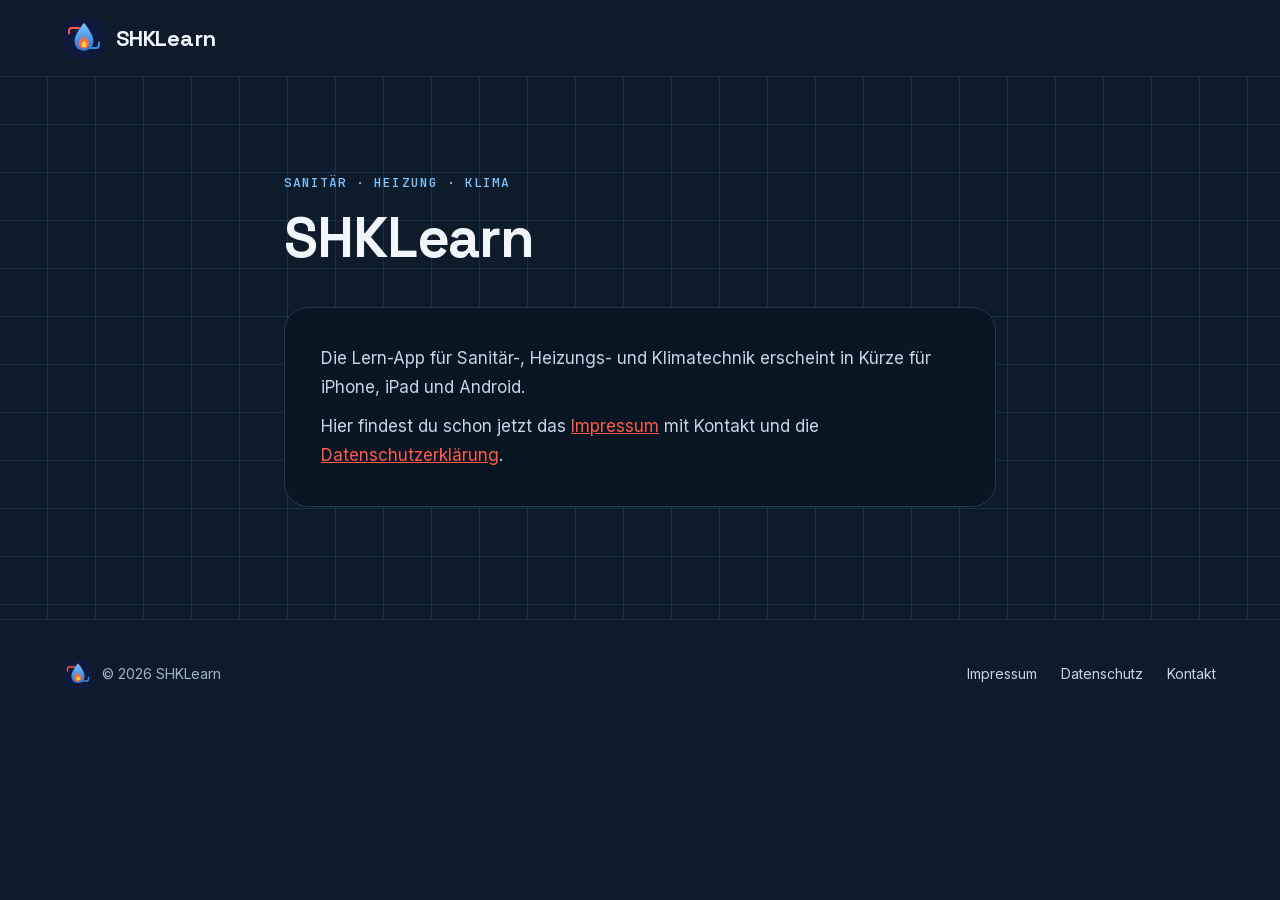
<file: index.html>
<!doctype html>
<html lang="de">
<head>
<meta charset="utf-8">
<meta http-equiv="Content-Security-Policy" content="default-src 'self'; script-src 'self'; style-src 'self' 'unsafe-inline'; img-src 'self' data:; font-src 'self'; connect-src 'self'; object-src 'none'; base-uri 'self'; form-action 'none'">
<meta name="referrer" content="strict-origin-when-cross-origin">
<meta name="viewport" content="width=device-width, initial-scale=1">
<title>SHKLearn – Heizung, Sanitär und Klima lernen</title>
<meta name="robots" content="noindex">
<meta name="theme-color" content="#0D1B2A">
<link rel="icon" type="image/svg+xml" href="favicon.svg">
<link rel="apple-touch-icon" href="apple-touch-icon.png">
<link rel="stylesheet" href="style.css">
</head>
<body>

<header class="border-b">
<nav class="container nav" aria-label="Hauptnavigation">
<a class="brand" href="index.html"><svg class="logo" viewBox="0 0 40 40" aria-hidden="true"><defs><linearGradient id="logo-g1" x1="0" y1="0" x2="0" y2="1"><stop offset="0" stop-color="#7CC4FF"/><stop offset="1" stop-color="#2A6FD6"/></linearGradient></defs><rect width="40" height="40" rx="10" fill="#0F193C"/><path d="M5 15.5V13a3 3 0 0 1 3-3h7" fill="none" stroke="#FF5A47" stroke-width="2" stroke-linecap="round"/><path d="M35 24.5V27a3 3 0 0 1-3 3h-7" fill="none" stroke="#2F8FE6" stroke-width="2" stroke-linecap="round"/><path d="M20 5C20 5 10.5 15.5 10.5 23.5a9.5 9.5 0 0 0 19 0C29.5 15.5 20 5 20 5Z" fill="url(#logo-g1)"/><path d="M20 16.5c-.6 3-5 5-5 9.3a5 5 0 0 0 10 0c0-2.7-1.4-4.6-2.8-6c-.3 1.4-.9 2.2-1.8 2.7c.3-2.4.3-4.2-.4-6Z" fill="#FF6B35"/><path d="M20.2 22.6c-.5 1.4-2.5 2.4-2.5 4.2a2.5 2.5 0 0 0 5 0c0-1.7-1.3-2.9-2.5-4.2Z" fill="#FFD23F"/></svg><span>SHKLearn</span></a>
</nav>
</header>

<main class="grid-bg">
<div class="legal">
<div class="section-head">
<span class="eyebrow">Sanitär · Heizung · Klima</span>
<h1>SHKLearn</h1>
</div>
<div class="legal-card">
<section>
<p>Die Lern-App für Sanitär-, Heizungs- und Klimatechnik erscheint in Kürze für iPhone, iPad und Android.</p>
<p>Hier findest du schon jetzt das <a href="impressum.html">Impressum</a> mit Kontakt und die <a href="datenschutz.html">Datenschutzerklärung</a>.</p>
</section>
</div>
</div>
</main>

<footer class="footer">
<div class="container footer-inner">
<div class="footer-brand"><svg class="logo" viewBox="0 0 40 40" aria-hidden="true"><defs><linearGradient id="logo-g2" x1="0" y1="0" x2="0" y2="1"><stop offset="0" stop-color="#7CC4FF"/><stop offset="1" stop-color="#2A6FD6"/></linearGradient></defs><rect width="40" height="40" rx="10" fill="#0F193C"/><path d="M5 15.5V13a3 3 0 0 1 3-3h7" fill="none" stroke="#FF5A47" stroke-width="2" stroke-linecap="round"/><path d="M35 24.5V27a3 3 0 0 1-3 3h-7" fill="none" stroke="#2F8FE6" stroke-width="2" stroke-linecap="round"/><path d="M20 5C20 5 10.5 15.5 10.5 23.5a9.5 9.5 0 0 0 19 0C29.5 15.5 20 5 20 5Z" fill="url(#logo-g2)"/><path d="M20 16.5c-.6 3-5 5-5 9.3a5 5 0 0 0 10 0c0-2.7-1.4-4.6-2.8-6c-.3 1.4-.9 2.2-1.8 2.7c.3-2.4.3-4.2-.4-6Z" fill="#FF6B35"/><path d="M20.2 22.6c-.5 1.4-2.5 2.4-2.5 4.2a2.5 2.5 0 0 0 5 0c0-1.7-1.3-2.9-2.5-4.2Z" fill="#FFD23F"/></svg><span>© 2026 SHKLearn</span></div>
<div class="footer-links">
<a class="nav-link" href="impressum.html">Impressum</a>
<a class="nav-link" href="datenschutz.html">Datenschutz</a>
<a class="nav-link" href="impressum.html#kontakt">Kontakt</a>
</div>
</div>
</footer>

</body>
</html>
</file>
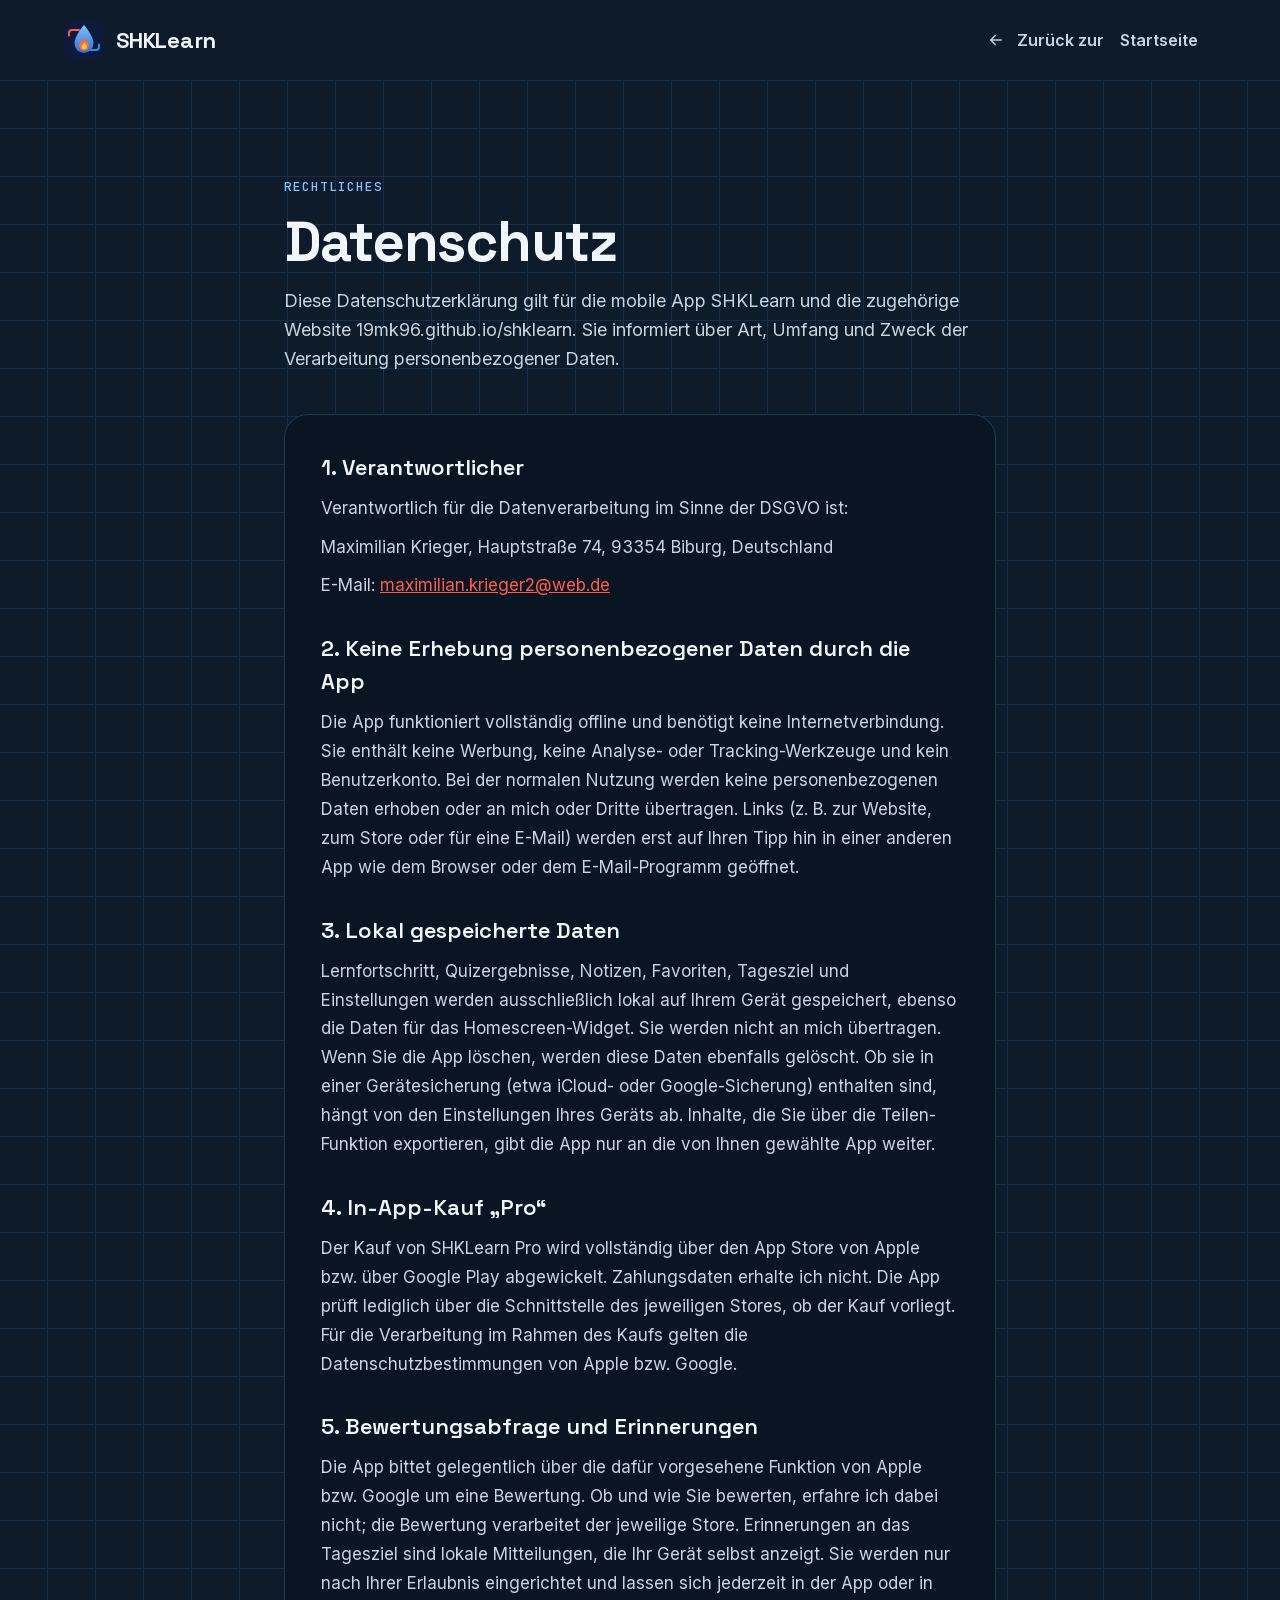
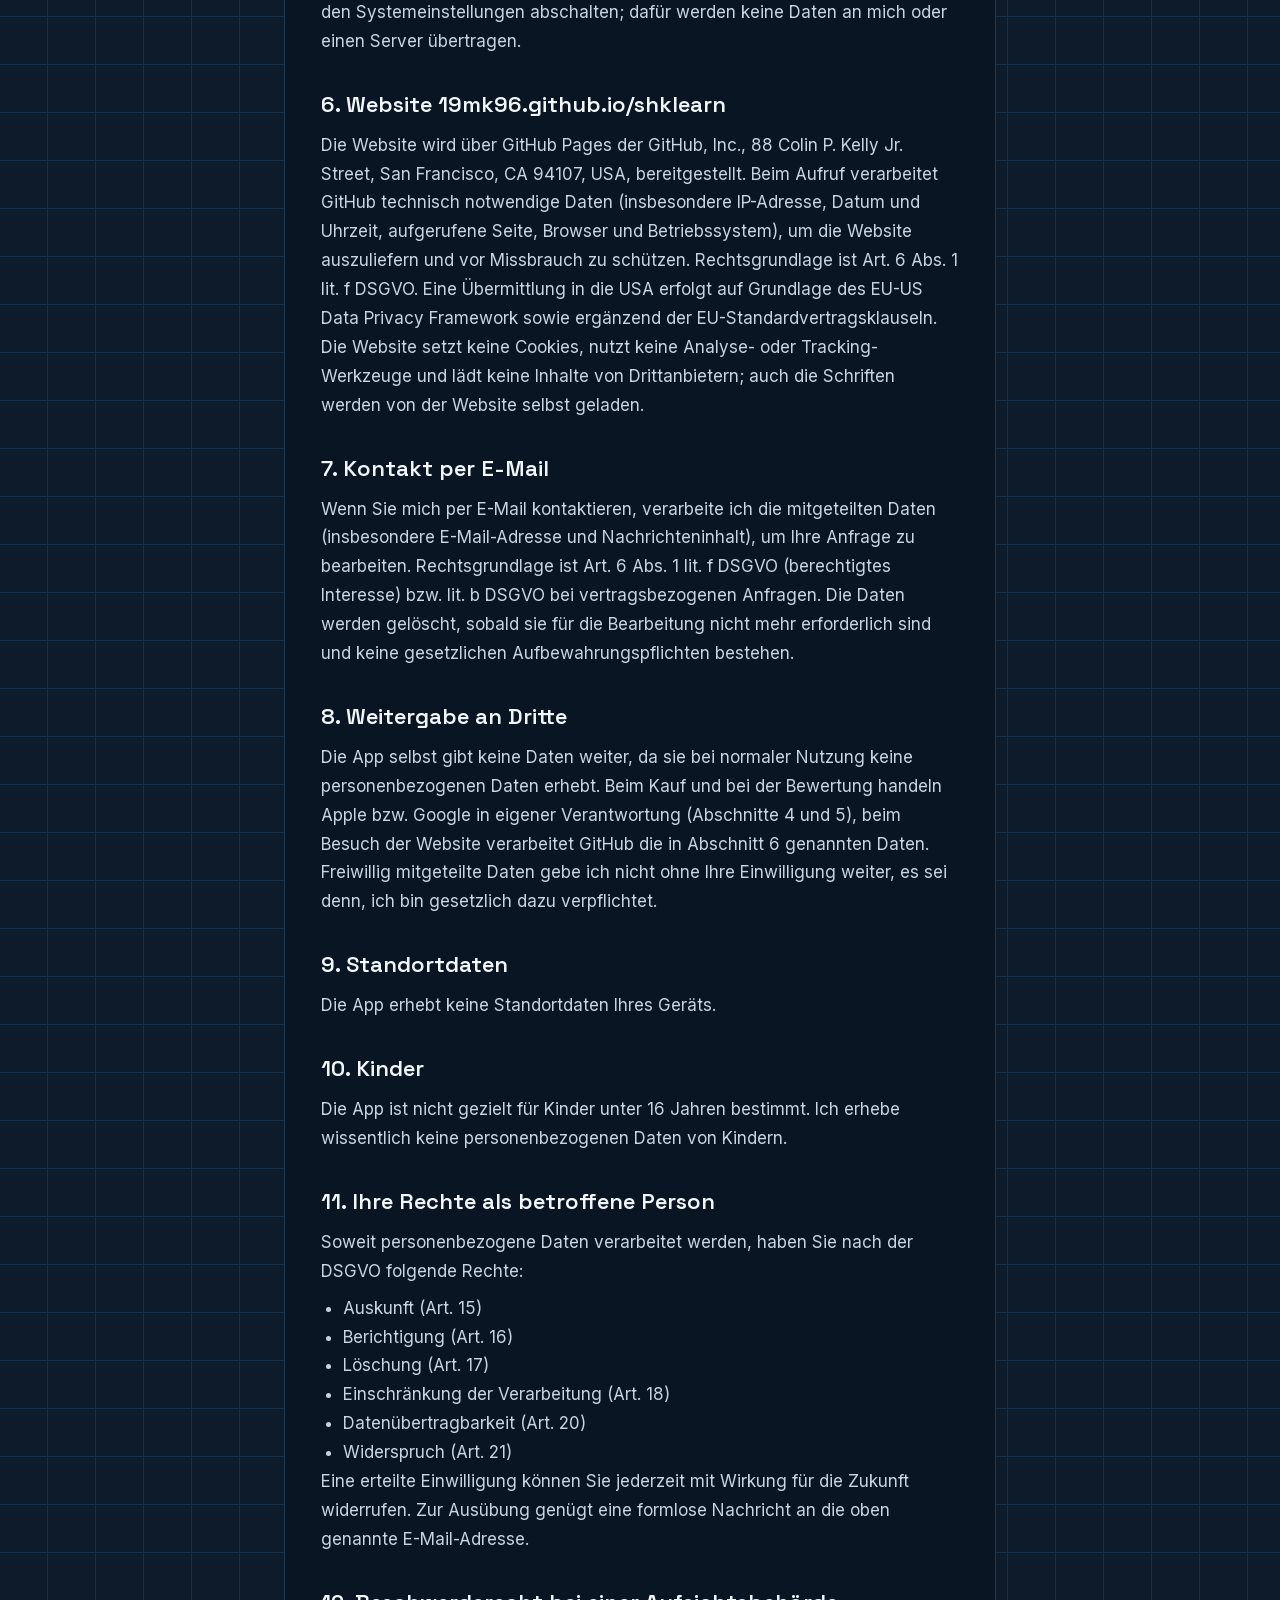
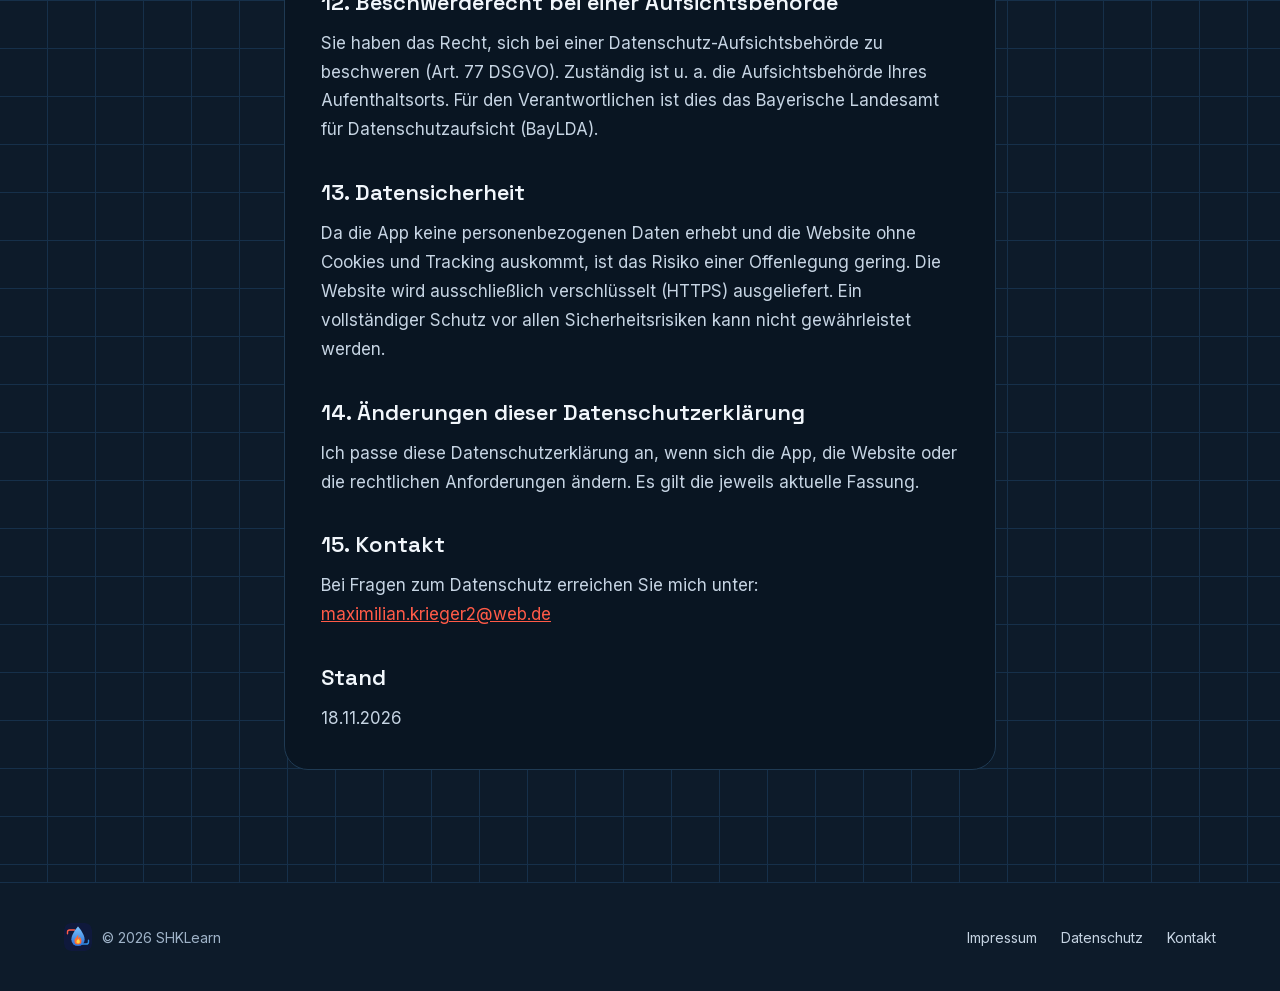
<file: datenschutz.html>
<!doctype html>
<html lang="de">
<head>
<meta charset="utf-8">
<meta http-equiv="Content-Security-Policy" content="default-src 'self'; script-src 'self'; style-src 'self' 'unsafe-inline'; img-src 'self' data:; font-src 'self'; connect-src 'self'; object-src 'none'; base-uri 'self'; form-action 'none'">
<meta name="referrer" content="strict-origin-when-cross-origin">
<meta name="viewport" content="width=device-width, initial-scale=1">
<title>Datenschutz – SHKLearn</title>
<meta name="robots" content="noindex">
<meta name="theme-color" content="#0D1B2A">
<link rel="icon" type="image/svg+xml" href="favicon.svg">
<link rel="apple-touch-icon" href="apple-touch-icon.png">
<link rel="stylesheet" href="style.css">
</head>
<body>

<header class="border-b">
<nav class="container nav" aria-label="Hauptnavigation">
<a class="brand" href="index.html"><svg class="logo" viewBox="0 0 40 40" aria-hidden="true"><defs><linearGradient id="logo-g1" x1="0" y1="0" x2="0" y2="1"><stop offset="0" stop-color="#7CC4FF"/><stop offset="1" stop-color="#2A6FD6"/></linearGradient></defs><rect width="40" height="40" rx="10" fill="#0F193C"/><path d="M5 15.5V13a3 3 0 0 1 3-3h7" fill="none" stroke="#FF5A47" stroke-width="2" stroke-linecap="round"/><path d="M35 24.5V27a3 3 0 0 1-3 3h-7" fill="none" stroke="#2F8FE6" stroke-width="2" stroke-linecap="round"/><path d="M20 5C20 5 10.5 15.5 10.5 23.5a9.5 9.5 0 0 0 19 0C29.5 15.5 20 5 20 5Z" fill="url(#logo-g1)"/><path d="M20 16.5c-.6 3-5 5-5 9.3a5 5 0 0 0 10 0c0-2.7-1.4-4.6-2.8-6c-.3 1.4-.9 2.2-1.8 2.7c.3-2.4.3-4.2-.4-6Z" fill="#FF6B35"/><path d="M20.2 22.6c-.5 1.4-2.5 2.4-2.5 4.2a2.5 2.5 0 0 0 5 0c0-1.7-1.3-2.9-2.5-4.2Z" fill="#FFD23F"/></svg><span>SHKLearn</span></a>
<a class="nav-link btn" href="index.html">
<svg width="18" height="18" viewBox="0 0 24 24" fill="none" stroke="currentColor" stroke-width="2" stroke-linecap="round" stroke-linejoin="round" aria-hidden="true"><path d="M19 12H5"/><path d="m11 18-6-6 6-6"/></svg><span class="nur-breit">Zurück zur&nbsp;</span>Startseite</a>
</nav>
</header>

<main class="grid-bg">
<div class="legal">
<div class="section-head">
<span class="eyebrow">Rechtliches</span>
<h1>Datenschutz</h1>
<p class="lead">Diese Datenschutzerklärung gilt für die mobile App SHKLearn und die zugehörige Website 19mk96.github.io/shklearn. Sie informiert über Art, Umfang und Zweck der Verarbeitung personenbezogener Daten.</p>
</div>
<div class="legal-card">
<section>
<h2>1. Verantwortlicher</h2>
<p>Verantwortlich für die Datenverarbeitung im Sinne der DSGVO ist:</p><p>Maximilian Krieger, Hauptstraße 74, 93354 Biburg, Deutschland</p><p>E-Mail: <a href="mailto:maximilian.krieger2@web.de">maximilian.krieger2@web.de</a></p>
</section>
<section>
<h2>2. Keine Erhebung personenbezogener Daten durch die App</h2>
<p>Die App funktioniert vollständig offline und benötigt keine Internetverbindung. Sie enthält keine Werbung, keine Analyse- oder Tracking-Werkzeuge und kein Benutzerkonto. Bei der normalen Nutzung werden keine personenbezogenen Daten erhoben oder an mich oder Dritte übertragen. Links (z. B. zur Website, zum Store oder für eine E-Mail) werden erst auf Ihren Tipp hin in einer anderen App wie dem Browser oder dem E-Mail-Programm geöffnet.</p>
</section>
<section>
<h2>3. Lokal gespeicherte Daten</h2>
<p>Lernfortschritt, Quizergebnisse, Notizen, Favoriten, Tagesziel und Einstellungen werden ausschließlich lokal auf Ihrem Gerät gespeichert, ebenso die Daten für das Homescreen-Widget. Sie werden nicht an mich übertragen. Wenn Sie die App löschen, werden diese Daten ebenfalls gelöscht. Ob sie in einer Gerätesicherung (etwa iCloud- oder Google-Sicherung) enthalten sind, hängt von den Einstellungen Ihres Geräts ab. Inhalte, die Sie über die Teilen-Funktion exportieren, gibt die App nur an die von Ihnen gewählte App weiter.</p>
</section>
<section>
<h2>4. In-App-Kauf „Pro“</h2>
<p>Der Kauf von SHKLearn Pro wird vollständig über den App Store von Apple bzw. über Google Play abgewickelt. Zahlungsdaten erhalte ich nicht. Die App prüft lediglich über die Schnittstelle des jeweiligen Stores, ob der Kauf vorliegt. Für die Verarbeitung im Rahmen des Kaufs gelten die Datenschutzbestimmungen von Apple bzw. Google.</p>
</section>
<section>
<h2>5. Bewertungsabfrage und Erinnerungen</h2>
<p>Die App bittet gelegentlich über die dafür vorgesehene Funktion von Apple bzw. Google um eine Bewertung. Ob und wie Sie bewerten, erfahre ich dabei nicht; die Bewertung verarbeitet der jeweilige Store. Erinnerungen an das Tagesziel sind lokale Mitteilungen, die Ihr Gerät selbst anzeigt. Sie werden nur nach Ihrer Erlaubnis eingerichtet und lassen sich jederzeit in der App oder in den Systemeinstellungen abschalten; dafür werden keine Daten an mich oder einen Server übertragen.</p>
</section>
<section>
<h2>6. Website 19mk96.github.io/shklearn</h2>
<p>Die Website wird über GitHub Pages der GitHub, Inc., 88 Colin P. Kelly Jr. Street, San Francisco, CA 94107, USA, bereitgestellt. Beim Aufruf verarbeitet GitHub technisch notwendige Daten (insbesondere IP-Adresse, Datum und Uhrzeit, aufgerufene Seite, Browser und Betriebssystem), um die Website auszuliefern und vor Missbrauch zu schützen. Rechtsgrundlage ist Art. 6 Abs. 1 lit. f DSGVO. Eine Übermittlung in die USA erfolgt auf Grundlage des EU-US Data Privacy Framework sowie ergänzend der EU-Standardvertragsklauseln. Die Website setzt keine Cookies, nutzt keine Analyse- oder Tracking-Werkzeuge und lädt keine Inhalte von Drittanbietern; auch die Schriften werden von der Website selbst geladen.</p>
</section>
<section>
<h2>7. Kontakt per E-Mail</h2>
<p>Wenn Sie mich per E-Mail kontaktieren, verarbeite ich die mitgeteilten Daten (insbesondere E-Mail-Adresse und Nachrichteninhalt), um Ihre Anfrage zu bearbeiten. Rechtsgrundlage ist Art. 6 Abs. 1 lit. f DSGVO (berechtigtes Interesse) bzw. lit. b DSGVO bei vertragsbezogenen Anfragen. Die Daten werden gelöscht, sobald sie für die Bearbeitung nicht mehr erforderlich sind und keine gesetzlichen Aufbewahrungspflichten bestehen.</p>
</section>
<section>
<h2>8. Weitergabe an Dritte</h2>
<p>Die App selbst gibt keine Daten weiter, da sie bei normaler Nutzung keine personenbezogenen Daten erhebt. Beim Kauf und bei der Bewertung handeln Apple bzw. Google in eigener Verantwortung (Abschnitte 4 und 5), beim Besuch der Website verarbeitet GitHub die in Abschnitt 6 genannten Daten. Freiwillig mitgeteilte Daten gebe ich nicht ohne Ihre Einwilligung weiter, es sei denn, ich bin gesetzlich dazu verpflichtet.</p>
</section>
<section>
<h2>9. Standortdaten</h2>
<p>Die App erhebt keine Standortdaten Ihres Geräts.</p>
</section>
<section>
<h2>10. Kinder</h2>
<p>Die App ist nicht gezielt für Kinder unter 16 Jahren bestimmt. Ich erhebe wissentlich keine personenbezogenen Daten von Kindern.</p>
</section>
<section>
<h2>11. Ihre Rechte als betroffene Person</h2>
<p>Soweit personenbezogene Daten verarbeitet werden, haben Sie nach der DSGVO folgende Rechte:</p><ul><li>Auskunft (Art. 15)</li><li>Berichtigung (Art. 16)</li><li>Löschung (Art. 17)</li><li>Einschränkung der Verarbeitung (Art. 18)</li><li>Datenübertragbarkeit (Art. 20)</li><li>Widerspruch (Art. 21)</li></ul><p>Eine erteilte Einwilligung können Sie jederzeit mit Wirkung für die Zukunft widerrufen. Zur Ausübung genügt eine formlose Nachricht an die oben genannte E-Mail-Adresse.</p>
</section>
<section>
<h2>12. Beschwerderecht bei einer Aufsichtsbehörde</h2>
<p>Sie haben das Recht, sich bei einer Datenschutz-Aufsichtsbehörde zu beschweren (Art. 77 DSGVO). Zuständig ist u. a. die Aufsichtsbehörde Ihres Aufenthaltsorts. Für den Verantwortlichen ist dies das Bayerische Landesamt für Datenschutzaufsicht (BayLDA).</p>
</section>
<section>
<h2>13. Datensicherheit</h2>
<p>Da die App keine personenbezogenen Daten erhebt und die Website ohne Cookies und Tracking auskommt, ist das Risiko einer Offenlegung gering. Die Website wird ausschließlich verschlüsselt (HTTPS) ausgeliefert. Ein vollständiger Schutz vor allen Sicherheitsrisiken kann nicht gewährleistet werden.</p>
</section>
<section>
<h2>14. Änderungen dieser Datenschutzerklärung</h2>
<p>Ich passe diese Datenschutzerklärung an, wenn sich die App, die Website oder die rechtlichen Anforderungen ändern. Es gilt die jeweils aktuelle Fassung.</p>
</section>
<section>
<h2>15. Kontakt</h2>
<p>Bei Fragen zum Datenschutz erreichen Sie mich unter: <a href="mailto:maximilian.krieger2@web.de">maximilian.krieger2@web.de</a></p>
</section>
<section>
<h2>Stand</h2>
<p>18.11.2026</p>
</section>
</div>
</div>
</main>

<footer class="footer">
<div class="container footer-inner">
<div class="footer-brand"><svg class="logo" viewBox="0 0 40 40" aria-hidden="true"><defs><linearGradient id="logo-g2" x1="0" y1="0" x2="0" y2="1"><stop offset="0" stop-color="#7CC4FF"/><stop offset="1" stop-color="#2A6FD6"/></linearGradient></defs><rect width="40" height="40" rx="10" fill="#0F193C"/><path d="M5 15.5V13a3 3 0 0 1 3-3h7" fill="none" stroke="#FF5A47" stroke-width="2" stroke-linecap="round"/><path d="M35 24.5V27a3 3 0 0 1-3 3h-7" fill="none" stroke="#2F8FE6" stroke-width="2" stroke-linecap="round"/><path d="M20 5C20 5 10.5 15.5 10.5 23.5a9.5 9.5 0 0 0 19 0C29.5 15.5 20 5 20 5Z" fill="url(#logo-g2)"/><path d="M20 16.5c-.6 3-5 5-5 9.3a5 5 0 0 0 10 0c0-2.7-1.4-4.6-2.8-6c-.3 1.4-.9 2.2-1.8 2.7c.3-2.4.3-4.2-.4-6Z" fill="#FF6B35"/><path d="M20.2 22.6c-.5 1.4-2.5 2.4-2.5 4.2a2.5 2.5 0 0 0 5 0c0-1.7-1.3-2.9-2.5-4.2Z" fill="#FFD23F"/></svg><span>© 2026 SHKLearn</span></div>
<div class="footer-links">
<a class="nav-link" href="impressum.html">Impressum</a>
<a class="nav-link" href="datenschutz.html" aria-current="page">Datenschutz</a>
<a class="nav-link" href="impressum.html#kontakt">Kontakt</a>
</div>
</div>
</footer>

</body>
</html>
</file>
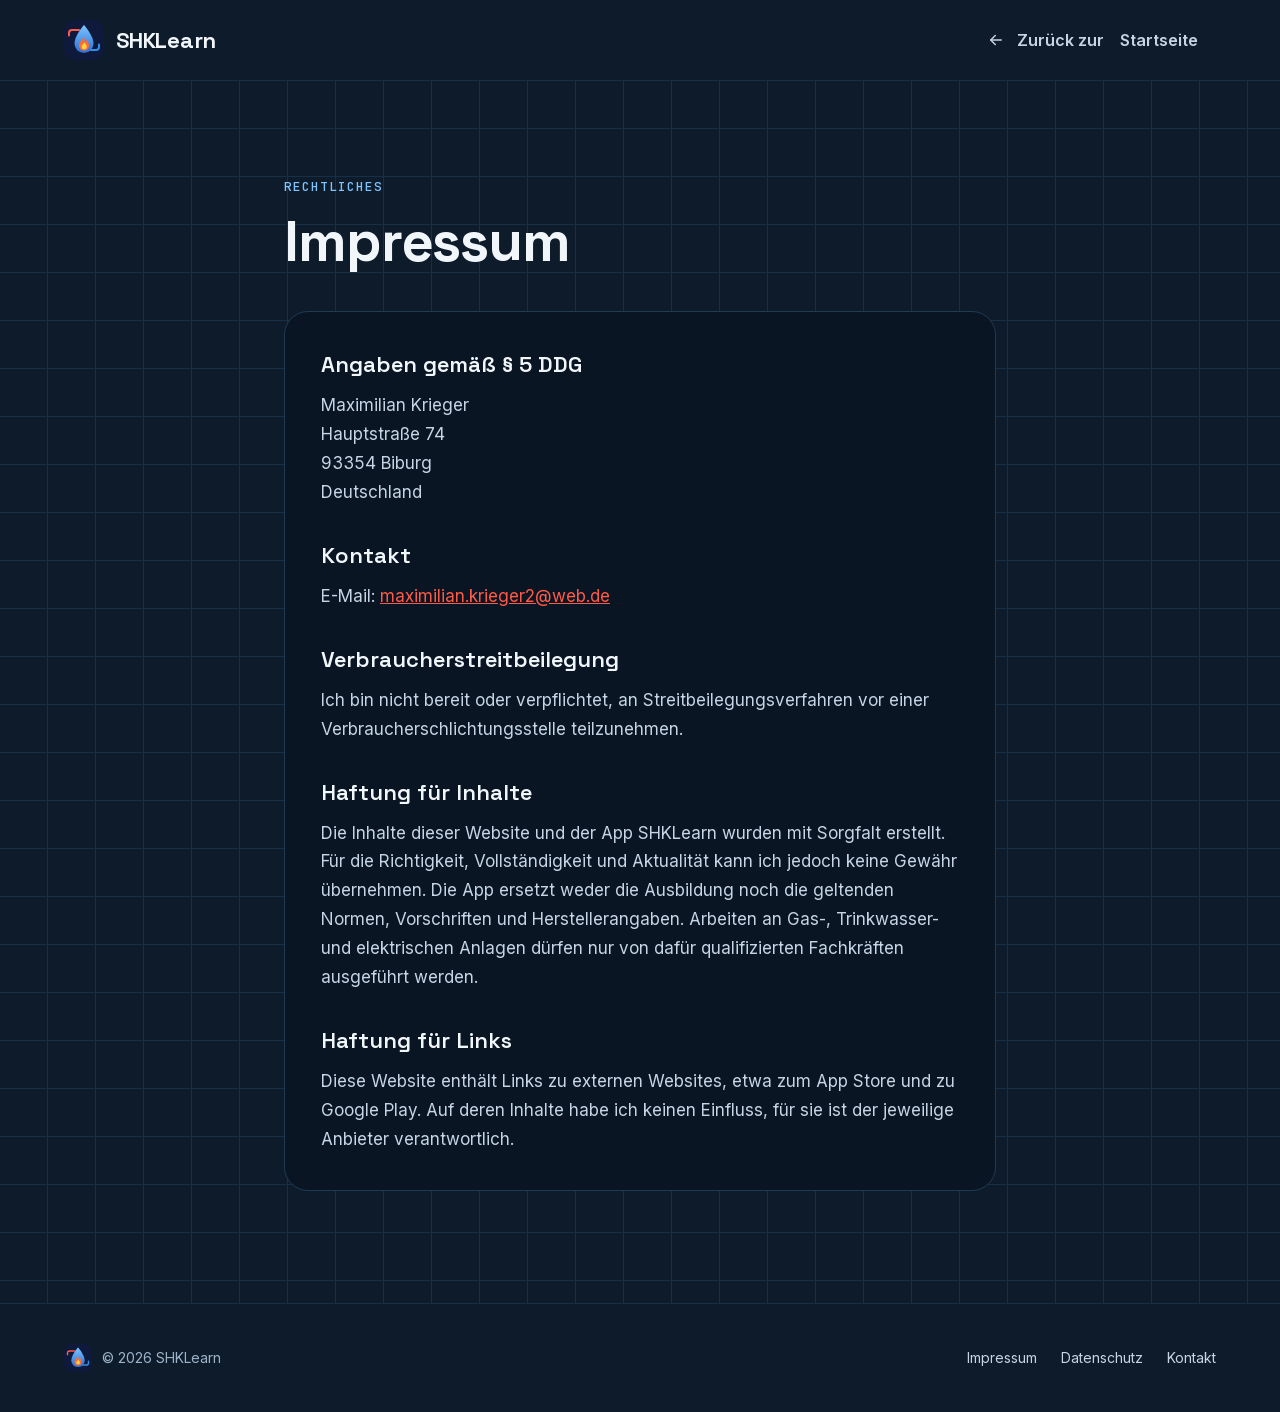
<file: impressum.html>
<!doctype html>
<html lang="de">
<head>
<meta charset="utf-8">
<meta http-equiv="Content-Security-Policy" content="default-src 'self'; script-src 'self'; style-src 'self' 'unsafe-inline'; img-src 'self' data:; font-src 'self'; connect-src 'self'; object-src 'none'; base-uri 'self'; form-action 'none'">
<meta name="referrer" content="strict-origin-when-cross-origin">
<meta name="viewport" content="width=device-width, initial-scale=1">
<title>Impressum – SHKLearn</title>
<meta name="robots" content="noindex">
<meta name="theme-color" content="#0D1B2A">
<link rel="icon" type="image/svg+xml" href="favicon.svg">
<link rel="apple-touch-icon" href="apple-touch-icon.png">
<link rel="stylesheet" href="style.css">
</head>
<body>

<header class="border-b">
<nav class="container nav" aria-label="Hauptnavigation">
<a class="brand" href="index.html"><svg class="logo" viewBox="0 0 40 40" aria-hidden="true"><defs><linearGradient id="logo-g1" x1="0" y1="0" x2="0" y2="1"><stop offset="0" stop-color="#7CC4FF"/><stop offset="1" stop-color="#2A6FD6"/></linearGradient></defs><rect width="40" height="40" rx="10" fill="#0F193C"/><path d="M5 15.5V13a3 3 0 0 1 3-3h7" fill="none" stroke="#FF5A47" stroke-width="2" stroke-linecap="round"/><path d="M35 24.5V27a3 3 0 0 1-3 3h-7" fill="none" stroke="#2F8FE6" stroke-width="2" stroke-linecap="round"/><path d="M20 5C20 5 10.5 15.5 10.5 23.5a9.5 9.5 0 0 0 19 0C29.5 15.5 20 5 20 5Z" fill="url(#logo-g1)"/><path d="M20 16.5c-.6 3-5 5-5 9.3a5 5 0 0 0 10 0c0-2.7-1.4-4.6-2.8-6c-.3 1.4-.9 2.2-1.8 2.7c.3-2.4.3-4.2-.4-6Z" fill="#FF6B35"/><path d="M20.2 22.6c-.5 1.4-2.5 2.4-2.5 4.2a2.5 2.5 0 0 0 5 0c0-1.7-1.3-2.9-2.5-4.2Z" fill="#FFD23F"/></svg><span>SHKLearn</span></a>
<a class="nav-link btn" href="index.html">
<svg width="18" height="18" viewBox="0 0 24 24" fill="none" stroke="currentColor" stroke-width="2" stroke-linecap="round" stroke-linejoin="round" aria-hidden="true"><path d="M19 12H5"/><path d="m11 18-6-6 6-6"/></svg><span class="nur-breit">Zurück zur&nbsp;</span>Startseite</a>
</nav>
</header>

<main class="grid-bg">
<div class="legal">
<div class="section-head">
<span class="eyebrow">Rechtliches</span>
<h1>Impressum</h1>
</div>
<div class="legal-card">
<section>
<h2>Angaben gemäß § 5 DDG</h2>
<p>Maximilian Krieger<br>Hauptstraße 74<br>93354 Biburg<br>Deutschland</p>
</section>
<section id="kontakt">
<h2>Kontakt</h2>
<p>E-Mail: <a href="mailto:maximilian.krieger2@web.de">maximilian.krieger2@web.de</a></p>
</section>
<section>
<h2>Verbraucherstreitbeilegung</h2>
<p>Ich bin nicht bereit oder verpflichtet, an Streitbeilegungsverfahren vor einer Verbraucherschlichtungsstelle teilzunehmen.</p>
</section>
<section>
<h2>Haftung für Inhalte</h2>
<p>Die Inhalte dieser Website und der App SHKLearn wurden mit Sorgfalt erstellt. Für die Richtigkeit, Vollständigkeit und Aktualität kann ich jedoch keine Gewähr übernehmen. Die App ersetzt weder die Ausbildung noch die geltenden Normen, Vorschriften und Herstellerangaben. Arbeiten an Gas-, Trinkwasser- und elektrischen Anlagen dürfen nur von dafür qualifizierten Fachkräften ausgeführt werden.</p>
</section>
<section>
<h2>Haftung für Links</h2>
<p>Diese Website enthält Links zu externen Websites, etwa zum App Store und zu Google Play. Auf deren Inhalte habe ich keinen Einfluss, für sie ist der jeweilige Anbieter verantwortlich.</p>
</section>
</div>
</div>
</main>

<footer class="footer">
<div class="container footer-inner">
<div class="footer-brand"><svg class="logo" viewBox="0 0 40 40" aria-hidden="true"><defs><linearGradient id="logo-g2" x1="0" y1="0" x2="0" y2="1"><stop offset="0" stop-color="#7CC4FF"/><stop offset="1" stop-color="#2A6FD6"/></linearGradient></defs><rect width="40" height="40" rx="10" fill="#0F193C"/><path d="M5 15.5V13a3 3 0 0 1 3-3h7" fill="none" stroke="#FF5A47" stroke-width="2" stroke-linecap="round"/><path d="M35 24.5V27a3 3 0 0 1-3 3h-7" fill="none" stroke="#2F8FE6" stroke-width="2" stroke-linecap="round"/><path d="M20 5C20 5 10.5 15.5 10.5 23.5a9.5 9.5 0 0 0 19 0C29.5 15.5 20 5 20 5Z" fill="url(#logo-g2)"/><path d="M20 16.5c-.6 3-5 5-5 9.3a5 5 0 0 0 10 0c0-2.7-1.4-4.6-2.8-6c-.3 1.4-.9 2.2-1.8 2.7c.3-2.4.3-4.2-.4-6Z" fill="#FF6B35"/><path d="M20.2 22.6c-.5 1.4-2.5 2.4-2.5 4.2a2.5 2.5 0 0 0 5 0c0-1.7-1.3-2.9-2.5-4.2Z" fill="#FFD23F"/></svg><span>© 2026 SHKLearn</span></div>
<div class="footer-links">
<a class="nav-link" href="impressum.html" aria-current="page">Impressum</a>
<a class="nav-link" href="datenschutz.html">Datenschutz</a>
<a class="nav-link" href="impressum.html#kontakt">Kontakt</a>
</div>
</div>
</footer>

</body>
</html>
</file>
<file: style.css>
@font-face { font-family: 'Inter'; font-style: normal; font-weight: 400 600; font-display: swap; src: url(fonts/inter.woff2) format('woff2'); }
@font-face { font-family: 'Space Grotesk'; font-style: normal; font-weight: 500 700; font-display: swap; src: url(fonts/space-grotesk.woff2) format('woff2'); }
@font-face { font-family: 'JetBrains Mono'; font-style: normal; font-weight: 500; font-display: swap; src: url(fonts/jetbrains-mono.woff2) format('woff2'); }

:root {
  --navy: #0D1B2A;
  --navy-deep: #091522;
  --surface: #13263A;
  --line: #1F3A53;
  --line-strong: #33597E;
  --grid: #16304A;
  --text: #F1F6FB;
  --muted: #C6D4E3;
  --subtle: #9FB3C8;
  --accent: #FF5A47;
  --accent-hover: #FF7D6D;
  --water: #4CB5FF;
  --warm: #FFA53D;
  --teal: #3CCFB4;
  --blue: #7FC4FF;
  --display: 'Space Grotesk', system-ui, sans-serif;
  --mono: 'JetBrains Mono', ui-monospace, monospace;
}

* { box-sizing: border-box; }
html { scroll-behavior: smooth; }
body { margin: 0; background: var(--navy); color: var(--text); font-family: Inter, system-ui, -apple-system, sans-serif; line-height: 1.5; -webkit-font-smoothing: antialiased; }
img { display: block; }
a { color: var(--accent); }
a:hover { color: var(--accent-hover); }
@media (prefers-reduced-motion: reduce) { html { scroll-behavior: auto; } }

.container { max-width: 1200px; margin: 0 auto; padding-left: 24px; padding-right: 24px; }
.grid-bg { background-image: linear-gradient(var(--grid) 1px, transparent 1px), linear-gradient(90deg, var(--grid) 1px, transparent 1px); background-size: 48px 48px; background-position: -1px -1px; }
.eyebrow { font-family: var(--mono); font-size: 13px; letter-spacing: 0.08em; text-transform: uppercase; color: var(--blue); }
.h2 { margin: 0; font-family: var(--display); font-weight: 700; font-size: clamp(34px, 5vw, 48px); line-height: 1.08; letter-spacing: -0.02em; }
.lead { margin: 0; font-size: 18px; line-height: 1.6; color: var(--muted); }
.section { padding-top: 112px; padding-bottom: 112px; }
.section-head { display: flex; flex-direction: column; gap: 16px; max-width: 720px; }
.border-b { border-bottom: 1px solid var(--grid); }

/* Navigation */
.nav { display: flex; flex-wrap: wrap; align-items: center; justify-content: space-between; gap: 16px; padding-top: 18px; padding-bottom: 18px; }
.brand { display: flex; align-items: center; gap: 12px; text-decoration: none; color: var(--text); }
.brand:hover { color: var(--text); }
.brand .logo { width: 40px; height: 40px; border-radius: 10px; flex-shrink: 0; }
.brand span { font-family: var(--display); font-weight: 700; font-size: 22px; letter-spacing: -0.01em; }
.nav-links { display: flex; flex-wrap: wrap; align-items: center; gap: 28px; font-size: 15px; }
.nav-link { color: var(--muted); text-decoration: none; }
.nav-link:hover { color: #FFFFFF; }
/* Schmale Bildschirme: nur Logo + den Store-Knopf in einer Zeile, Abschnitts-Links ausblenden */
@media (max-width: 760px) {
  .nav { flex-wrap: nowrap; padding-top: 12px; padding-bottom: 12px; }
  .nav-links { flex-wrap: nowrap; gap: 0; }
  .nav-links .nav-link { display: none; }
  .nav .btn { padding: 10px 16px; font-size: 15px; white-space: nowrap; }
  .nav .nur-breit { display: none; }
}

/* Buttons */
.btn { display: inline-flex; align-items: center; gap: 12px; min-height: 44px; padding: 10px 18px; border-radius: 12px; text-decoration: none; font-weight: 600; }
.btn-accent { background: var(--accent); color: var(--navy); }
.btn-accent:hover { background: var(--accent-hover); color: var(--navy); }
.btn-ghost { border: 1px solid var(--line-strong); color: var(--text); font-weight: 500; }
.btn-ghost:hover { border-color: var(--accent); color: var(--accent); }
.btn-lg { min-height: 56px; padding: 14px 24px; }
.btn-dark { background: var(--navy); color: #FFFFFF; font-family: var(--display); font-weight: 700; font-size: 18px; min-height: 56px; padding: 16px 28px; border-radius: 14px; }
.btn-dark:hover { background: #16283D; color: #FFFFFF; }

/* Hero */
.hero { display: flex; flex-wrap: wrap; align-items: center; gap: 64px; padding-top: 96px; padding-bottom: 104px; }
.hero-text { flex: 1 1 480px; min-width: 0; display: flex; flex-direction: column; gap: 28px; }
.hero h1 { margin: 0; font-family: var(--display); font-weight: 700; font-size: clamp(44px, 6.4vw, 68px); line-height: 1.02; letter-spacing: -0.025em; }
.hero h1 span { color: var(--accent); background: linear-gradient(90deg, var(--accent), var(--warm) 45%, var(--water)); -webkit-background-clip: text; background-clip: text; -webkit-text-fill-color: transparent; }
.hero-lead { margin: 0; font-size: 19px; line-height: 1.6; color: var(--muted); max-width: 540px; }
.hero-actions { display: flex; flex-wrap: wrap; gap: 14px; align-items: center; }
.store-label { display: flex; flex-direction: column; line-height: 1.15; }
.store-label small { font-size: 12px; font-weight: 500; }
.store-label strong { font-size: 18px; font-family: var(--display); }
.hero-note { margin: 0; font-size: 14px; color: var(--subtle); }

.phone-wrap { flex: 0 1 340px; display: flex; justify-content: center; min-width: 0; }
.phone { width: 300px; height: 610px; border-radius: 48px; background: #0A1230; border: 10px solid var(--line); box-shadow: 0 30px 80px rgba(0,0,0,0.45); padding: 26px 18px; display: flex; flex-direction: column; gap: 14px; overflow: hidden; }
.phone-title { font-family: var(--display); font-weight: 700; font-size: 26px; padding-top: 8px; }
.phone-search { background: var(--surface); border-radius: 14px; padding: 12px 14px; font-size: 13px; color: var(--subtle); display: flex; gap: 8px; align-items: center; }
.phone-progress { background: var(--surface); border-radius: 16px; padding: 14px; display: flex; flex-direction: column; gap: 10px; }
.phone-progress-head { display: flex; justify-content: space-between; font-size: 12px; color: var(--subtle); }
.phone-progress-head b { color: var(--accent); }
.bar { height: 8px; border-radius: 4px; background: var(--line); }
.bar i { display: block; width: 42%; height: 8px; border-radius: 4px; background: var(--accent); }
.phone-row { display: flex; align-items: center; gap: 12px; background: var(--surface); border-radius: 14px; padding: 12px; }
.phone-row .sw { width: 34px; height: 34px; border-radius: 9px; flex-shrink: 0; }
.phone-row b { display: block; font-size: 14px; }
.phone-row small { display: block; font-size: 11px; color: var(--subtle); }

/* Zahlen */
.stats { display: grid; grid-template-columns: repeat(auto-fit, minmax(200px, 1fr)); gap: 24px; padding-top: 48px; padding-bottom: 48px; }
.stat { display: flex; flex-direction: column; gap: 6px; }
.stat-value { font-family: var(--display); font-weight: 700; font-size: 48px; color: var(--accent); letter-spacing: -0.02em; font-variant-numeric: tabular-nums; }
.stat-label { font-size: 15px; color: var(--muted); }

/* Funktionen */
.features { display: grid; grid-template-columns: repeat(auto-fit, minmax(min(320px, 100%), 1fr)); gap: 20px; margin-top: 56px; }
.feature { background: var(--surface); border: 1px solid var(--line); border-radius: 20px; padding: 32px; display: flex; flex-direction: column; gap: 16px; }
.feature:hover { border-color: var(--line-strong); }
.feature-icon { width: 52px; height: 52px; border-radius: 14px; background: var(--navy); border: 1px solid var(--line-strong); display: flex; align-items: center; justify-content: center; color: var(--accent); }
.feature h3 { margin: 0; font-family: var(--display); font-weight: 600; font-size: 24px; }
.feature p { margin: 0; font-size: 16px; line-height: 1.6; color: var(--muted); }

/* Ausprobieren */
.demo-section { border-top: 1px solid var(--grid); border-bottom: 1px solid var(--grid); }
.demo-inner { display: flex; flex-direction: column; gap: 40px; }
.chips { display: flex; flex-wrap: wrap; gap: 10px; }
.ctl { font: inherit; font-weight: 600; font-size: 15px; cursor: pointer; min-height: 44px; padding: 10px 18px; border-radius: 12px; border: 1px solid var(--line-strong); background: var(--surface); color: var(--text); transition: background .15s, border-color .15s, color .15s; }
.ctl:hover { border-color: var(--accent); }
.ctl:focus-visible { outline: 2px solid var(--accent); outline-offset: 2px; }
.ctl[aria-pressed="true"].chip { background: var(--accent); color: var(--navy); border-color: var(--accent); }
.ctl-accent { background: var(--accent); color: var(--navy); border-color: var(--accent); font-weight: 700; }
.ctl-accent:hover { background: var(--accent-hover); }
.demo-card { background: var(--navy-deep); border: 1px solid var(--line); border-radius: 24px; padding: 28px; display: flex; flex-wrap: wrap; gap: 32px; align-items: center; }
.demo-card[hidden] { display: none; }
.demo-figure { flex: 3 1 460px; min-width: 0; }
.demo-figure svg { width: 100%; height: auto; display: block; font-family: var(--mono); }
.demo-panel { flex: 2 1 300px; min-width: 0; display: flex; flex-direction: column; gap: 20px; }
.demo-panel h3 { margin: 0; font-family: var(--display); font-weight: 600; font-size: 26px; }
.demo-panel p { margin: 0; font-size: 16px; line-height: 1.6; color: var(--muted); }
.slider { display: flex; flex-direction: column; gap: 6px; }
.slider label { display: flex; justify-content: space-between; font-size: 15px; color: var(--muted); }
.slider label span:last-child { font-family: var(--mono); color: var(--accent); }
input[type=range] { width: 100%; accent-color: var(--accent); height: 28px; cursor: pointer; }
.readouts { display: grid; grid-template-columns: repeat(2, minmax(0, 1fr)); gap: 12px; }
.readout { background: var(--surface); border-radius: 14px; padding: 14px 16px; display: flex; flex-direction: column; gap: 4px; }
.readout span { font-size: 13px; color: var(--subtle); }
.readout b { font-family: var(--display); font-size: 26px; }
.status { background: var(--surface); border-radius: 14px; padding: 14px 16px; display: flex; align-items: center; gap: 12px; font-weight: 600; }
.status i { width: 14px; height: 14px; border-radius: 7px; background: #2E4A66; flex-shrink: 0; transition: background .2s; }
.status.on i { background: var(--accent); }
.wire { transition: stroke .2s; }
.flow { stroke-dasharray: 6 14; animation: flow 1s linear infinite; }
@keyframes flow { to { stroke-dashoffset: -40; } }
@media (prefers-reduced-motion: reduce) { .flow { animation: none; } }
.truth { border-collapse: collapse; font-family: var(--mono); font-size: 15px; width: 100%; max-width: 280px; }
.truth caption { text-align: left; font-family: Inter, sans-serif; font-size: 13px; color: var(--subtle); padding-bottom: 8px; }
.truth th { text-align: left; padding: 6px 12px; color: var(--subtle); font-weight: 500; }
.truth td { padding: 6px 12px; color: var(--muted); }
.truth td:last-child { font-weight: 700; }
.truth tr.cur { background: var(--line); }
.truth tr.cur td { color: var(--accent); }
.quiz { flex-direction: column; align-items: stretch; gap: 22px; max-width: 760px; padding: 32px; }
.quiz-meta { display: flex; justify-content: space-between; flex-wrap: wrap; gap: 8px; font-family: var(--mono); font-size: 13px; color: var(--blue); }
.quiz h3 { margin: 0; font-family: var(--display); font-weight: 600; font-size: 26px; line-height: 1.3; }
.answers { display: grid; grid-template-columns: repeat(auto-fit, minmax(min(240px, 100%), 1fr)); gap: 10px; }
.answers .ctl { text-align: left; font-weight: 500; font-size: 16px; padding: 14px 18px; }
.answers .ctl.right { background: #1D4A35; border-color: #3BB273; }
.answers .ctl.wrong { background: #4F1F28; border-color: #E5484D; }
.feedback { display: flex; flex-direction: column; gap: 14px; background: var(--surface); border-radius: 14px; padding: 18px; }
.feedback[hidden] { display: none; }
.feedback strong { font-size: 17px; }
.feedback p { margin: 0; font-size: 15px; line-height: 1.6; color: var(--muted); }
.demo-note { margin: 0; font-size: 15px; color: var(--subtle); }

/* Themen */
.light { background: #F4F6FB; color: var(--navy); }
.light .eyebrow { color: #C2341F; }
.light .lead { color: #3B4A72; }
.topics-wrap { display: flex; flex-wrap: wrap; gap: 56px; }
.topics-head { flex: 1 1 360px; min-width: 0; display: flex; flex-direction: column; gap: 18px; }
.topics { flex: 2 1 560px; min-width: 0; list-style: none; margin: 0; padding: 0; display: flex; flex-wrap: wrap; gap: 12px; align-content: flex-start; }
.topics li { background: #FFFFFF; border: 1px solid #D5DCEC; border-radius: 999px; padding: 12px 20px; font-size: 16px; font-weight: 500; }

/* Zielgruppe */
.audiences { display: grid; grid-template-columns: repeat(auto-fit, minmax(min(260px, 100%), 1fr)); gap: 20px; margin-top: 48px; }
.audience { background: var(--navy); border: 1px solid var(--line); border-radius: 20px; padding: 28px; display: flex; flex-direction: column; gap: 10px; }
.audience span { font-family: var(--mono); font-size: 13px; color: var(--accent); }
.audience h3 { margin: 0; font-family: var(--display); font-weight: 600; font-size: 22px; }
.audience p { margin: 0; font-size: 15px; line-height: 1.6; color: var(--muted); }

/* CTA */
.cta { background: linear-gradient(120deg, var(--accent), var(--warm)); color: var(--navy); border-radius: 28px; padding: 64px 48px; display: flex; flex-wrap: wrap; align-items: center; justify-content: space-between; gap: 32px; }
.cta div { flex: 1 1 420px; min-width: 0; display: flex; flex-direction: column; gap: 12px; }
.cta p { margin: 0; font-size: 18px; line-height: 1.6; color: #2A1E1A; }
@media (max-width: 600px) { .cta { padding: 40px 24px; } .demo-card { padding: 18px; } }

/* Footer */
.footer { border-top: 1px solid var(--grid); }
.footer-inner { display: flex; flex-wrap: wrap; justify-content: space-between; align-items: center; gap: 20px; font-size: 14px; color: var(--subtle); padding-top: 40px; padding-bottom: 40px; }
.footer-brand { display: flex; align-items: center; gap: 10px; }
.footer-brand .logo { width: 28px; height: 28px; border-radius: 7px; flex-shrink: 0; }
.footer-links { display: flex; flex-wrap: wrap; gap: 24px; }

/* Impressum & Datenschutz */
.legal { max-width: 760px; margin: 0 auto; padding: 96px 24px 112px; display: flex; flex-direction: column; gap: 40px; }
.legal h1 { margin: 0; font-family: var(--display); font-weight: 700; font-size: clamp(38px, 6vw, 56px); line-height: 1.05; letter-spacing: -0.02em; }
.legal-card { background: var(--navy-deep); border: 1px solid var(--line); border-radius: 24px; padding: 36px; display: flex; flex-direction: column; gap: 32px; }
.legal-card h2 { margin: 0 0 10px; font-family: var(--display); font-weight: 600; font-size: 22px; }
.legal-card p { margin: 0; font-size: 17px; line-height: 1.7; color: var(--muted); }
@media (max-width: 600px) { .legal-card { padding: 24px; } }

/* Kacheln: benachbarte Karten nie in derselben Farbe (4er-Wechsel, Raster hat höchstens 3 Spalten) */
.features > :nth-child(4n+1), .audiences > :nth-child(4n+1) { --tone: var(--accent); }
.features > :nth-child(4n+2), .audiences > :nth-child(4n+2) { --tone: var(--water); }
.features > :nth-child(4n+3), .audiences > :nth-child(4n+3) { --tone: var(--warm); }
.features > :nth-child(4n+4), .audiences > :nth-child(4n+4) { --tone: var(--teal); }
.feature, .audience { border-top: 4px solid var(--tone, var(--line)); }
.feature-icon { color: var(--tone, var(--accent)); }
.audience span { color: var(--tone, var(--accent)); }
.feature, .audience { background: var(--surface); background: color-mix(in srgb, var(--tone, var(--surface)) 9%, var(--surface)); }

/* Themenliste als Raster mit Farbstreifen im Wechsel (höchstens 3 Spalten) */
.topics { display: grid; grid-template-columns: repeat(2, minmax(0, 1fr)); gap: 12px; counter-reset: thema; }
@media (min-width: 1100px) { .topics { grid-template-columns: repeat(3, minmax(0, 1fr)); } }
@media (max-width: 560px) { .topics { grid-template-columns: minmax(0, 1fr); } }
.topics li { border-radius: 14px; padding: 14px 18px; border-left: 6px solid var(--tone); counter-increment: thema; display: flex; gap: 12px; align-items: baseline; }
.topics li::before { content: counter(thema, decimal-leading-zero); font-family: var(--mono); font-size: 13px; color: #5A6B85; }
.topics li:nth-child(4n+1) { --tone: #E5402D; }
.topics li:nth-child(4n+2) { --tone: #1E8FE0; }
.topics li:nth-child(4n+3) { --tone: #F08A24; }
.topics li:nth-child(4n+4) { --tone: #1FA88E; }

/* Telefon-Attrappe */
.phone-row:nth-child(odd) { background: #172C44; }

/* Store-Knöpfe (noch nicht verfügbar) */
.btn-soon { border: 1px dashed var(--line-strong); color: var(--text); font-weight: 500; cursor: default; }
.btn-soon:hover { color: var(--text); border-color: var(--subtle); }
.btn-soon svg { color: var(--water); }

/* Heizkurve & Heizkreis */
.readout:first-child { border-left: 4px solid var(--accent); }
.readout:last-child { border-left: 4px solid var(--water); }
input[type=range] { accent-color: var(--accent); }
.hint { font-size: 14px !important; color: var(--subtle) !important; }
.flow-hot { stroke-dasharray: 8 12; animation: flow 1.2s linear infinite; }
.flow-cold { stroke-dasharray: 8 12; animation: flow 1.2s linear infinite; }
.flow-stop { animation-play-state: paused; }
@media (prefers-reduced-motion: reduce) { .flow-hot, .flow-cold { animation: none; } }
.pump-rotor { transform-box: fill-box; transform-origin: center; animation: spin 1s linear infinite; }
.pump-rotor.stop { animation-play-state: paused; }
@keyframes spin { to { transform: rotate(360deg); } }
@media (prefers-reduced-motion: reduce) { .pump-rotor { animation: none; } }
.status.on i { background: var(--accent); }

#hc-rad { transition: fill .8s; }
#hc-flame { transition: fill-opacity .6s; }

/* Hinweisbanner (Entwurf) */
.legal-card ul { margin: 8px 0 0; padding-left: 22px; color: var(--muted); font-size: 17px; line-height: 1.7; }
.legal-card p + p { margin-top: 10px; }
</file>
